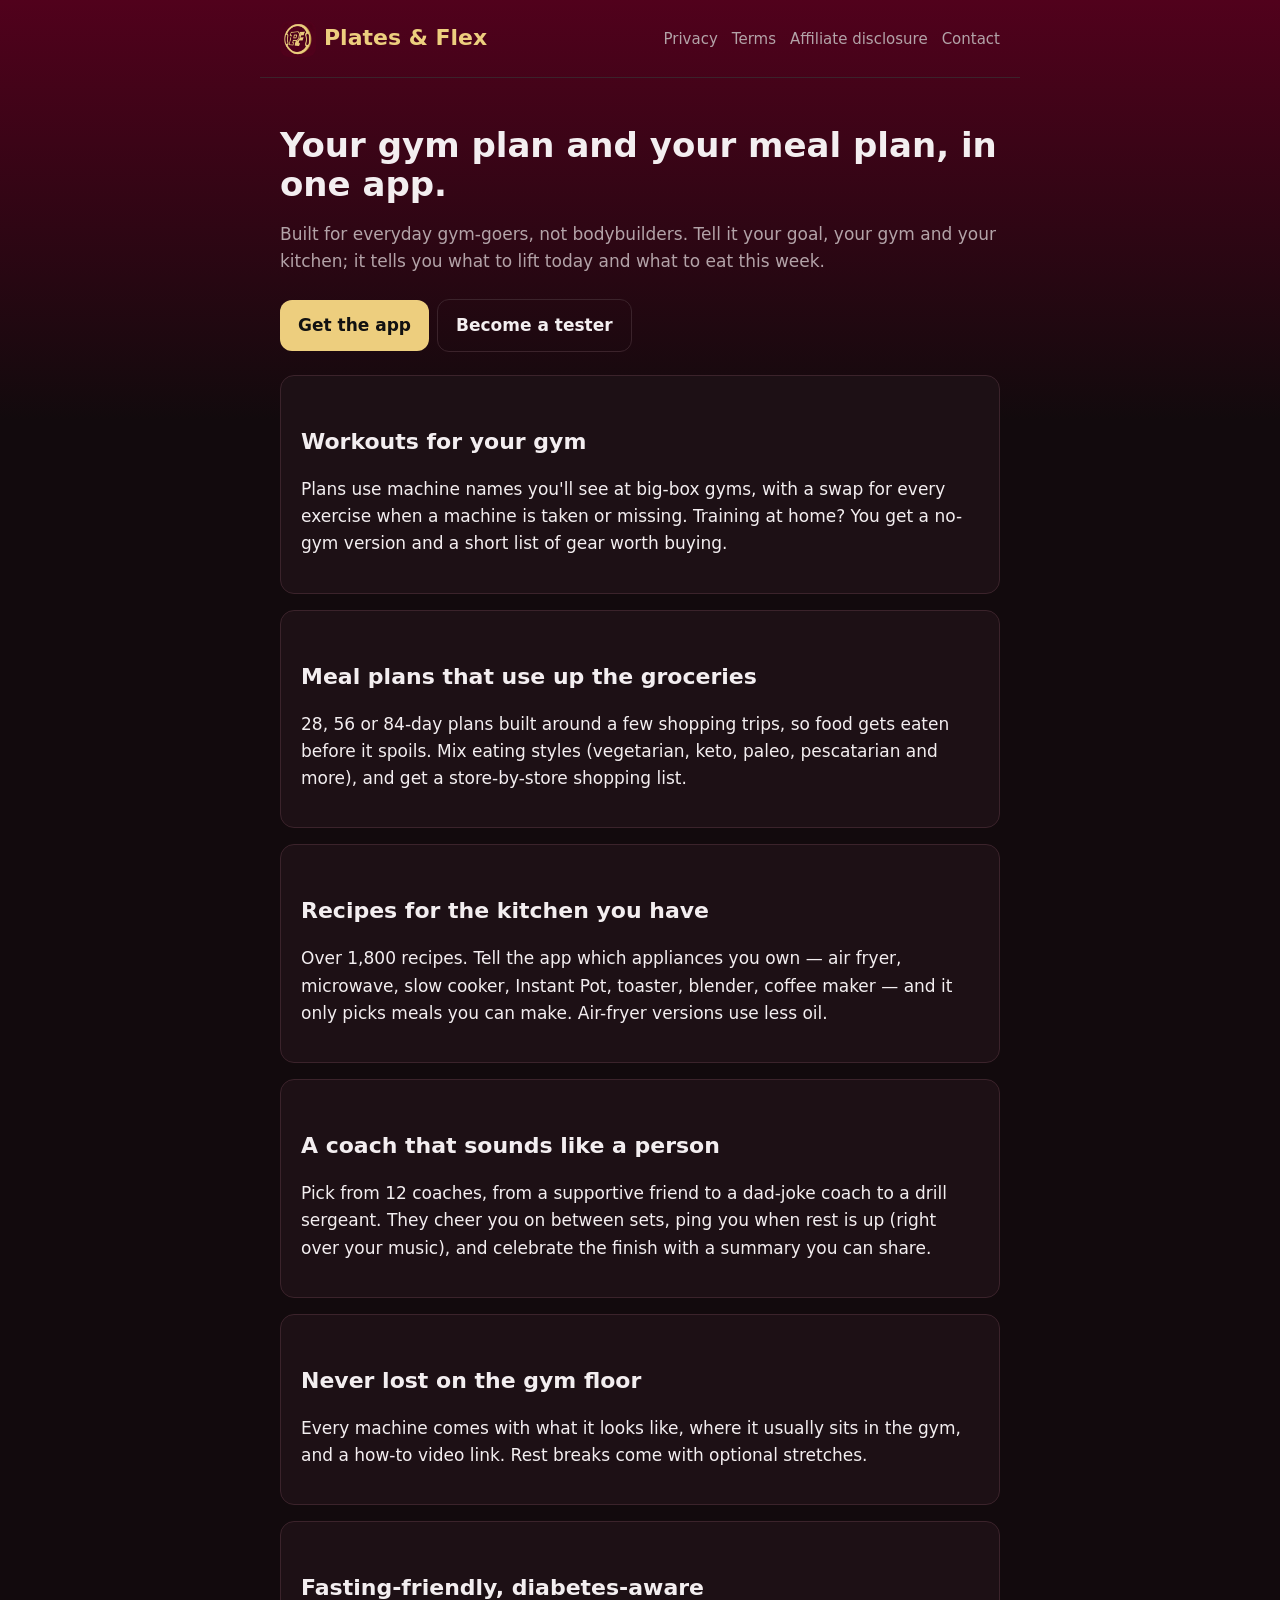
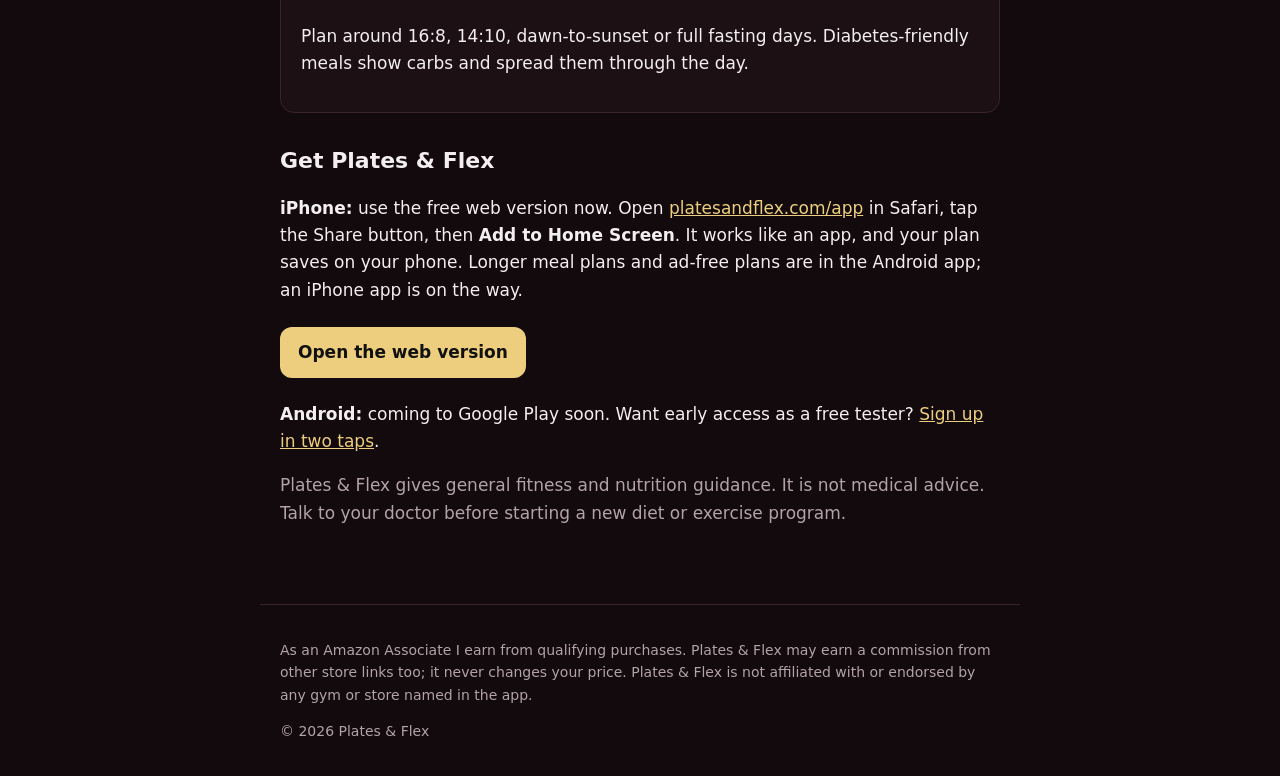
<file: index.html>
<!doctype html><html lang="en"><head>
  <meta name='impact-site-verification' value='c4db37b5-ac3e-4b51-a8a5-836818520a59'><meta charset="utf-8"><meta name="viewport" content="width=device-width,initial-scale=1"><link rel="stylesheet" href="style.css"><link rel="icon" href="logo.png"><title>Plates &amp; Flex — gym plans and meal plans for real people</title><meta name="description" content="A simple gym plan and meal plan for everyday gym-goers. Workouts built for the machines at your gym, meal plans built around one grocery trip, and recipes for the kitchen you actually have."></head><body>
<header><a class="brand" href="index.html"><img src="logo.png" alt="" width="36" height="36" style="vertical-align:middle;border-radius:9px;margin-right:8px">Plates &amp; Flex</a><nav><a href="privacy.html">Privacy</a><a href="terms.html">Terms</a><a href="disclosure.html">Affiliate disclosure</a><a href="contact.html">Contact</a></nav></header><main>
<h1>Your gym plan and your meal plan, in one app.</h1>
<p class="muted">Built for everyday gym-goers, not bodybuilders. Tell it your goal, your gym and your kitchen; it tells you what to lift today and what to eat this week.</p>
<p><a class="btn" href="#get">Get the app</a><a class="btn alt" href="test/">Become a tester</a></p>
<div class="card"><h2>Workouts for your gym</h2><p>Plans use machine names you'll see at big-box gyms, with a swap for every exercise when a machine is taken or missing. Training at home? You get a no-gym version and a short list of gear worth buying.</p></div>
<div class="card"><h2>Meal plans that use up the groceries</h2><p>28, 56 or 84-day plans built around a few shopping trips, so food gets eaten before it spoils. Mix eating styles (vegetarian, keto, paleo, pescatarian and more), and get a store-by-store shopping list.</p></div>
<div class="card"><h2>Recipes for the kitchen you have</h2><p>Over 1,800 recipes. Tell the app which appliances you own — air fryer, microwave, slow cooker, Instant Pot, toaster, blender, coffee maker — and it only picks meals you can make. Air-fryer versions use less oil.</p></div>
<div class="card"><h2>A coach that sounds like a person</h2><p>Pick from 12 coaches, from a supportive friend to a dad-joke coach to a drill sergeant. They cheer you on between sets, ping you when rest is up (right over your music), and celebrate the finish with a summary you can share.</p></div>
<div class="card"><h2>Never lost on the gym floor</h2><p>Every machine comes with what it looks like, where it usually sits in the gym, and a how-to video link. Rest breaks come with optional stretches.</p></div>
<div class="card"><h2>Fasting-friendly, diabetes-aware</h2><p>Plan around 16:8, 14:10, dawn-to-sunset or full fasting days. Diabetes-friendly meals show carbs and spread them through the day.</p></div>
<h2 id="get">Get Plates &amp; Flex</h2>
<p><b>iPhone:</b> use the free web version now. Open <a href="app/">platesandflex.com/app</a> in Safari, tap the Share button, then <b>Add to Home Screen</b>. It works like an app, and your plan saves on your phone. Longer meal plans and ad-free plans are in the Android app; an iPhone app is on the way.</p>
<p><a class="btn" href="app/">Open the web version</a></p>
<p><b>Android:</b> coming to Google Play soon. Want early access as a free tester? <a href="test/">Sign up in two taps</a>.</p>
<p class="muted">Plates &amp; Flex gives general fitness and nutrition guidance. It is not medical advice. Talk to your doctor before starting a new diet or exercise program.</p>
</main><footer><p>As an Amazon Associate I earn from qualifying purchases. Plates &amp; Flex may earn a commission from other store links too; it never changes your price. Plates &amp; Flex is not affiliated with or endorsed by any gym or store named in the app.</p><p>&copy; 2026 Plates &amp; Flex</p></footer></body></html>
</file>
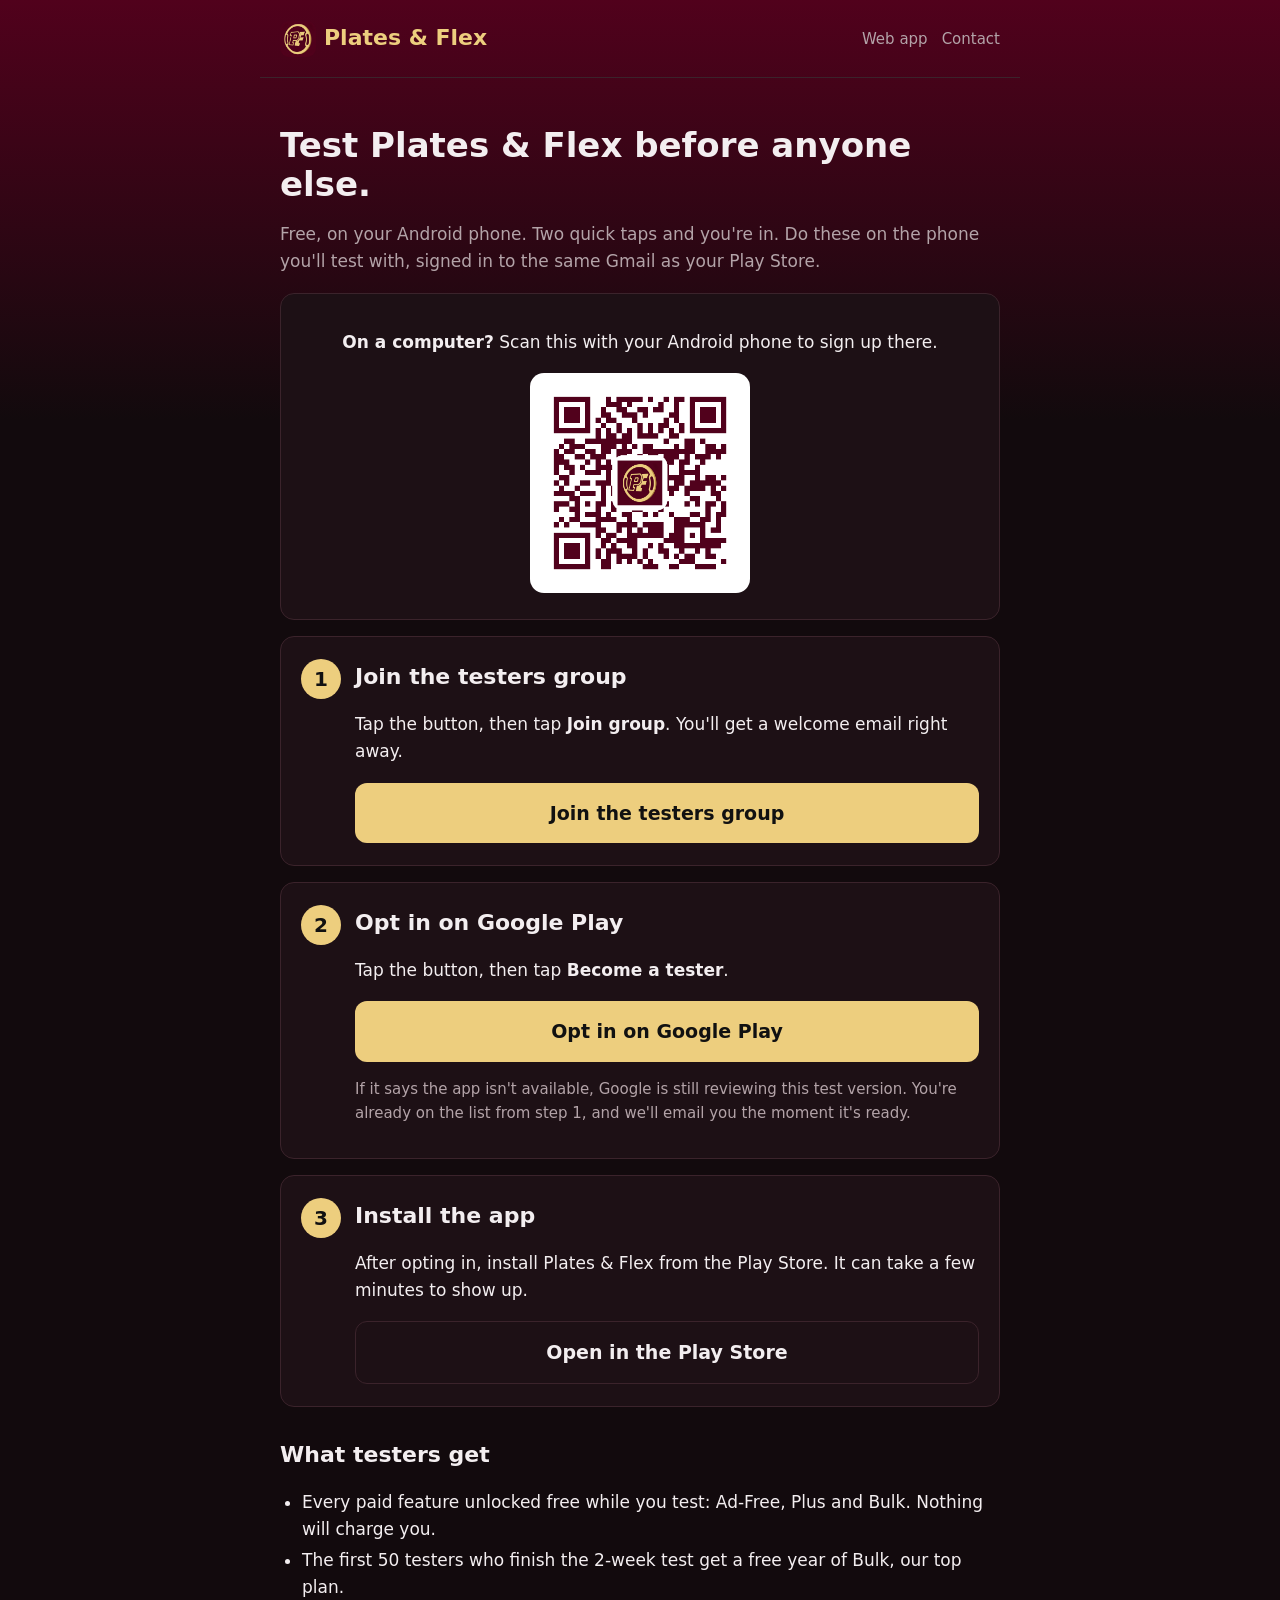
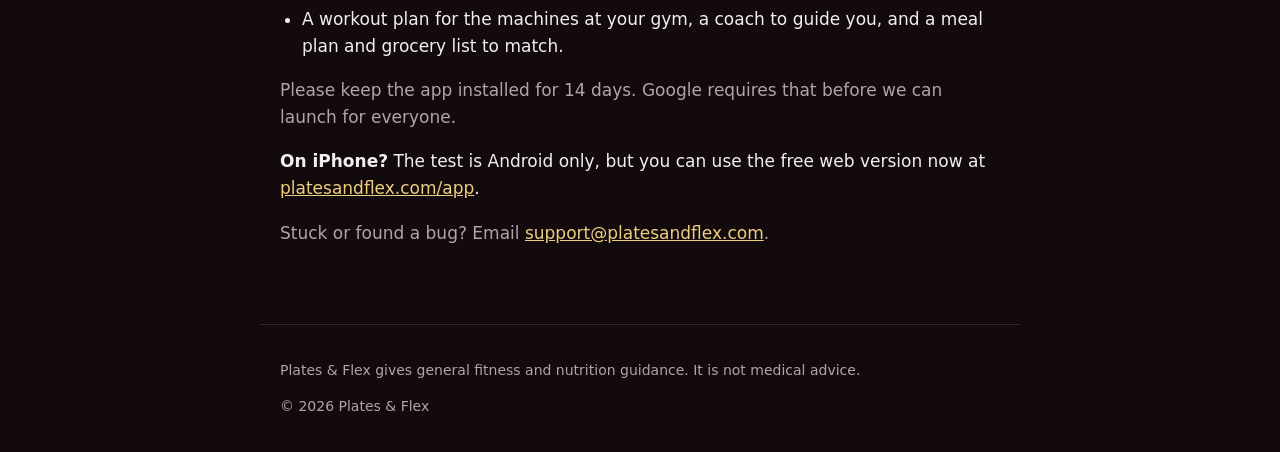
<file: test/index.html>
<!doctype html><html lang="en"><head><meta charset="utf-8"><meta name="viewport" content="width=device-width,initial-scale=1"><link rel="stylesheet" href="../style.css"><link rel="icon" href="../logo.png"><title>Become a tester — Plates &amp; Flex</title><meta name="description" content="Test the Plates & Flex Android app free before anyone else. Two taps to join."><meta property="og:title" content="Test Plates & Flex free on Android"><meta property="og:description" content="Join the testers group, opt in on Google Play, and every paid feature is unlocked free while you test."><meta property="og:image" content="https://platesandflex.com/logo.png">
<style>
.step{display:flex;gap:14px;align-items:flex-start}
.num{flex:0 0 40px;height:40px;border-radius:50%;background:var(--plate);color:#111;font-weight:800;font-size:20px;display:flex;align-items:center;justify-content:center;margin-top:4px}
.step h2{margin:4px 0 6px}
.btn.big{display:block;text-align:center;font-size:19px;padding:15px 18px;margin:12px 0 4px}
.qr{display:none;text-align:center}
.qr img{width:220px;height:220px;border-radius:14px;background:#fff;padding:8px}
@media (min-width:900px){.qr{display:block}}
.perks li{margin:4px 0}
</style></head><body>
<header><a class="brand" href="../index.html"><img src="../logo.png" alt="" width="36" height="36" style="vertical-align:middle;border-radius:9px;margin-right:8px">Plates &amp; Flex</a><nav><a href="../app/">Web app</a><a href="../contact.html">Contact</a></nav></header><main>
<h1>Test Plates &amp; Flex before anyone else.</h1>
<p class="muted">Free, on your Android phone. Two quick taps and you're in. Do these on the phone you'll test with, signed in to the same Gmail as your Play Store.</p>

<div class="card qr"><p><b>On a computer?</b> Scan this with your Android phone to sign up there.</p><img src="qr.png" alt="QR code for platesandflex.com/test"></div>

<div class="card step"><div class="num">1</div><div style="flex:1">
<h2>Join the testers group</h2>
<p>Tap the button, then tap <b>Join group</b>. You'll get a welcome email right away.</p>
<a class="btn big" href="https://groups.google.com/g/platesandflex-testers" target="_blank" rel="noopener">Join the testers group</a>
</div></div>

<div class="card step"><div class="num">2</div><div style="flex:1">
<h2>Opt in on Google Play</h2>
<p>Tap the button, then tap <b>Become a tester</b>.</p>
<a class="btn big" href="https://play.google.com/apps/testing/com.platesandflex.app" target="_blank" rel="noopener">Opt in on Google Play</a>
<p class="muted" style="font-size:15px">If it says the app isn't available, Google is still reviewing this test version. You're already on the list from step 1, and we'll email you the moment it's ready.</p>
</div></div>

<div class="card step"><div class="num">3</div><div style="flex:1">
<h2>Install the app</h2>
<p>After opting in, install Plates &amp; Flex from the Play Store. It can take a few minutes to show up.</p>
<a class="btn big alt" href="https://play.google.com/store/apps/details?id=com.platesandflex.app" target="_blank" rel="noopener">Open in the Play Store</a>
</div></div>

<h2>What testers get</h2>
<ul class="perks">
<li>Every paid feature unlocked free while you test: Ad-Free, Plus and Bulk. Nothing will charge you.</li>
<li>The first 50 testers who finish the 2-week test get a free year of Bulk, our top plan.</li>
<li>A workout plan for the machines at your gym, a coach to guide you, and a meal plan and grocery list to match.</li>
</ul>
<p class="muted">Please keep the app installed for 14 days. Google requires that before we can launch for everyone.</p>

<p><b>On iPhone?</b> The test is Android only, but you can use the free web version now at <a href="../app/">platesandflex.com/app</a>.</p>
<p class="muted">Stuck or found a bug? Email <a href="mailto:support@platesandflex.com">support@platesandflex.com</a>.</p>
</main><footer><p>Plates &amp; Flex gives general fitness and nutrition guidance. It is not medical advice.</p><p>&copy; 2026 Plates &amp; Flex</p></footer></body></html>
</file>
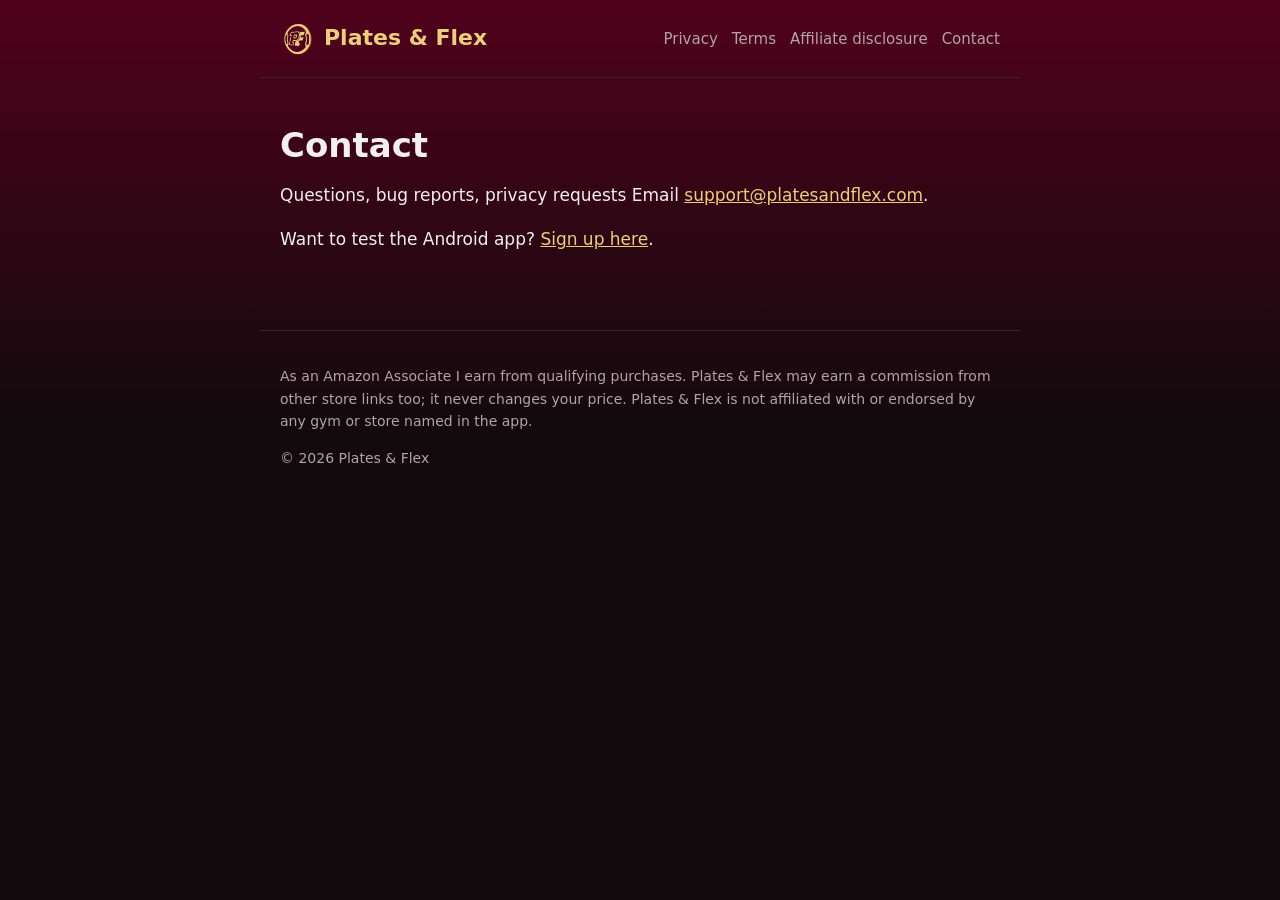
<file: contact.html>
<!doctype html><html lang="en"><head><meta charset="utf-8"><meta name="viewport" content="width=device-width,initial-scale=1"><link rel="stylesheet" href="style.css"><link rel="icon" href="logo.png"><title>Contact — Plates &amp; Flex</title></head><body><header><a class="brand" href="index.html"><img src="logo.png" alt="" width="36" height="36" style="vertical-align:middle;border-radius:9px;margin-right:8px">Plates &amp; Flex</a><nav><a href="privacy.html">Privacy</a><a href="terms.html">Terms</a><a href="disclosure.html">Affiliate disclosure</a><a href="contact.html">Contact</a></nav></header><main>
<h1>Contact</h1>
<p>Questions, bug reports, privacy requests Email <a href="mailto:support@platesandflex.com">support@platesandflex.com</a>.</p>
<p>Want to test the Android app? <a href="test/">Sign up here</a>.</p>
</main><footer><p>As an Amazon Associate I earn from qualifying purchases. Plates &amp; Flex may earn a commission from other store links too; it never changes your price. Plates &amp; Flex is not affiliated with or endorsed by any gym or store named in the app.</p><p>&copy; 2026 Plates &amp; Flex</p></footer></body></html>
</file>
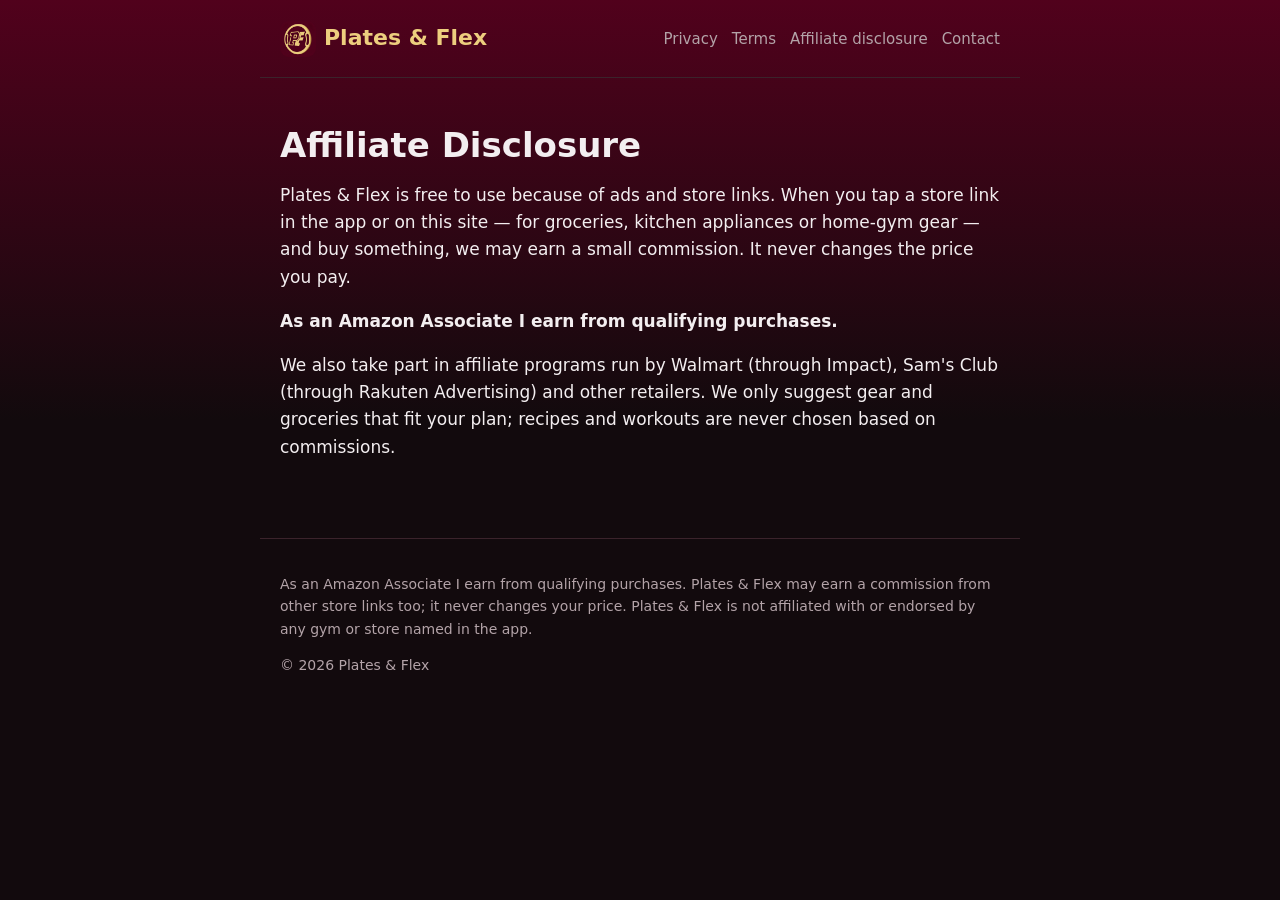
<file: disclosure.html>
<!doctype html><html lang="en"><head><meta charset="utf-8"><meta name="viewport" content="width=device-width,initial-scale=1"><link rel="stylesheet" href="style.css"><link rel="icon" href="logo.png"><title>Affiliate Disclosure — Plates &amp; Flex</title></head><body><header><a class="brand" href="index.html"><img src="logo.png" alt="" width="36" height="36" style="vertical-align:middle;border-radius:9px;margin-right:8px">Plates &amp; Flex</a><nav><a href="privacy.html">Privacy</a><a href="terms.html">Terms</a><a href="disclosure.html">Affiliate disclosure</a><a href="contact.html">Contact</a></nav></header><main>
<h1>Affiliate Disclosure</h1>
<p>Plates &amp; Flex is free to use because of ads and store links. When you tap a store link in the app or on this site — for groceries, kitchen appliances or home-gym gear — and buy something, we may earn a small commission. It never changes the price you pay.</p>
<p><strong>As an Amazon Associate I earn from qualifying purchases.</strong></p>
<p>We also take part in affiliate programs run by Walmart (through Impact), Sam's Club (through Rakuten Advertising) and other retailers. We only suggest gear and groceries that fit your plan; recipes and workouts are never chosen based on commissions.</p>
</main><footer><p>As an Amazon Associate I earn from qualifying purchases. Plates &amp; Flex may earn a commission from other store links too; it never changes your price. Plates &amp; Flex is not affiliated with or endorsed by any gym or store named in the app.</p><p>&copy; 2026 Plates &amp; Flex</p></footer></body></html>
</file>
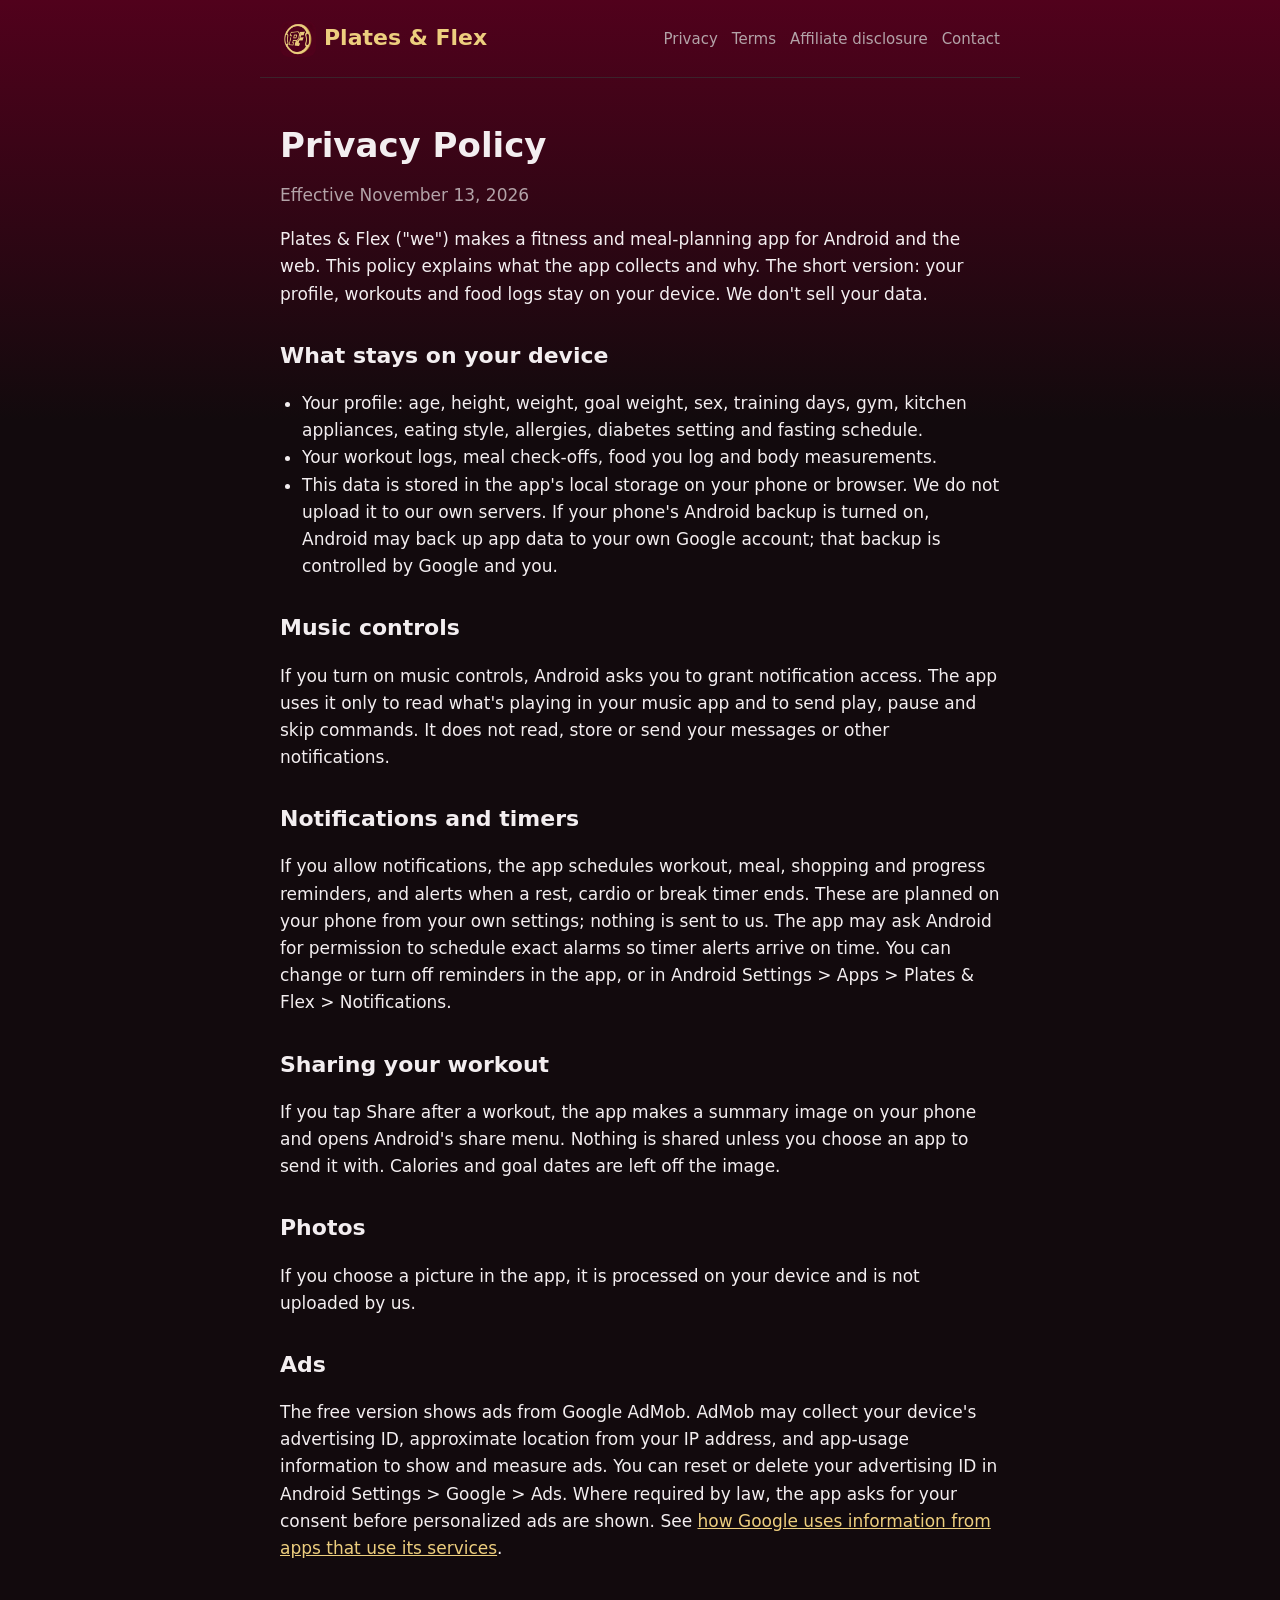
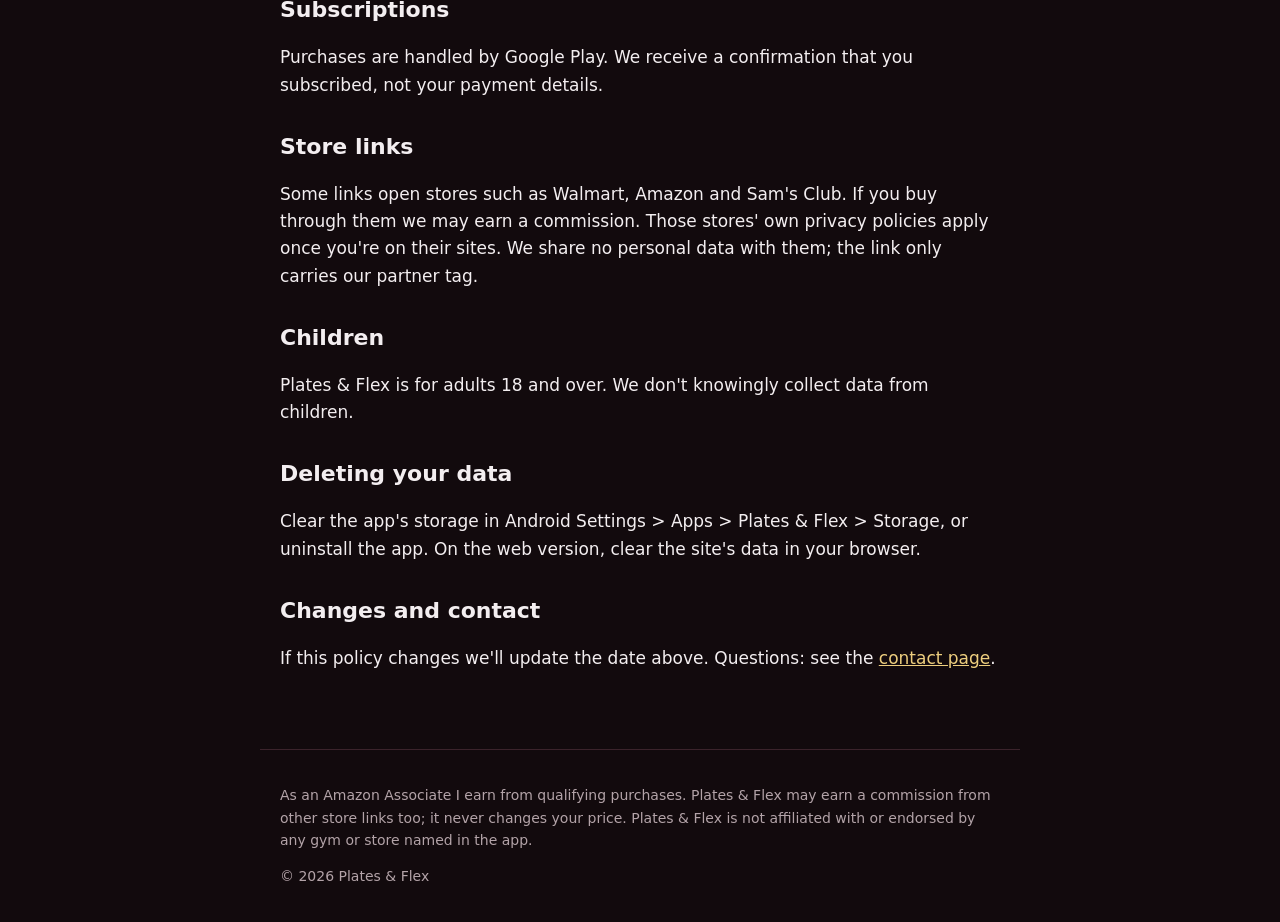
<file: privacy.html>
<!doctype html><html lang="en"><head><meta charset="utf-8"><meta name="viewport" content="width=device-width,initial-scale=1"><link rel="stylesheet" href="style.css"><link rel="icon" href="logo.png"><title>Privacy Policy — Plates &amp; Flex</title></head><body><header><a class="brand" href="index.html"><img src="logo.png" alt="" width="36" height="36" style="vertical-align:middle;border-radius:9px;margin-right:8px">Plates &amp; Flex</a><nav><a href="privacy.html">Privacy</a><a href="terms.html">Terms</a><a href="disclosure.html">Affiliate disclosure</a><a href="contact.html">Contact</a></nav></header><main>
<h1>Privacy Policy</h1><p class="muted">Effective November 13, 2026</p>
<p>Plates &amp; Flex ("we") makes a fitness and meal-planning app for Android and the web. This policy explains what the app collects and why. The short version: your profile, workouts and food logs stay on your device. We don't sell your data.</p>
<h2>What stays on your device</h2>
<ul><li>Your profile: age, height, weight, goal weight, sex, training days, gym, kitchen appliances, eating style, allergies, diabetes setting and fasting schedule.</li>
<li>Your workout logs, meal check-offs, food you log and body measurements.</li>
<li>This data is stored in the app's local storage on your phone or browser. We do not upload it to our own servers. If your phone's Android backup is turned on, Android may back up app data to your own Google account; that backup is controlled by Google and you.</li></ul>
<h2>Music controls</h2><p>If you turn on music controls, Android asks you to grant notification access. The app uses it only to read what's playing in your music app and to send play, pause and skip commands. It does not read, store or send your messages or other notifications.</p>
<h2>Notifications and timers</h2><p>If you allow notifications, the app schedules workout, meal, shopping and progress reminders, and alerts when a rest, cardio or break timer ends. These are planned on your phone from your own settings; nothing is sent to us. The app may ask Android for permission to schedule exact alarms so timer alerts arrive on time. You can change or turn off reminders in the app, or in Android Settings &gt; Apps &gt; Plates &amp; Flex &gt; Notifications.</p>
<h2>Sharing your workout</h2><p>If you tap Share after a workout, the app makes a summary image on your phone and opens Android's share menu. Nothing is shared unless you choose an app to send it with. Calories and goal dates are left off the image.</p>
<h2>Photos</h2><p>If you choose a picture in the app, it is processed on your device and is not uploaded by us.</p>
<h2>Ads</h2><p>The free version shows ads from Google AdMob. AdMob may collect your device's advertising ID, approximate location from your IP address, and app-usage information to show and measure ads. You can reset or delete your advertising ID in Android Settings &gt; Google &gt; Ads. Where required by law, the app asks for your consent before personalized ads are shown. See <a href="https://policies.google.com/technologies/partner-sites">how Google uses information from apps that use its services</a>.</p>
<h2>Subscriptions</h2><p>Purchases are handled by Google Play. We receive a confirmation that you subscribed, not your payment details.</p>
<h2>Store links</h2><p>Some links open stores such as Walmart, Amazon and Sam's Club. If you buy through them we may earn a commission. Those stores' own privacy policies apply once you're on their sites. We share no personal data with them; the link only carries our partner tag.</p>
<h2>Children</h2><p>Plates &amp; Flex is for adults 18 and over. We don't knowingly collect data from children.</p>
<h2>Deleting your data</h2><p>Clear the app's storage in Android Settings &gt; Apps &gt; Plates &amp; Flex &gt; Storage, or uninstall the app. On the web version, clear the site's data in your browser.</p>
<h2>Changes and contact</h2><p>If this policy changes we'll update the date above. Questions: see the <a href="contact.html">contact page</a>.</p>
</main><footer><p>As an Amazon Associate I earn from qualifying purchases. Plates &amp; Flex may earn a commission from other store links too; it never changes your price. Plates &amp; Flex is not affiliated with or endorsed by any gym or store named in the app.</p><p>&copy; 2026 Plates &amp; Flex</p></footer></body></html>
</file>
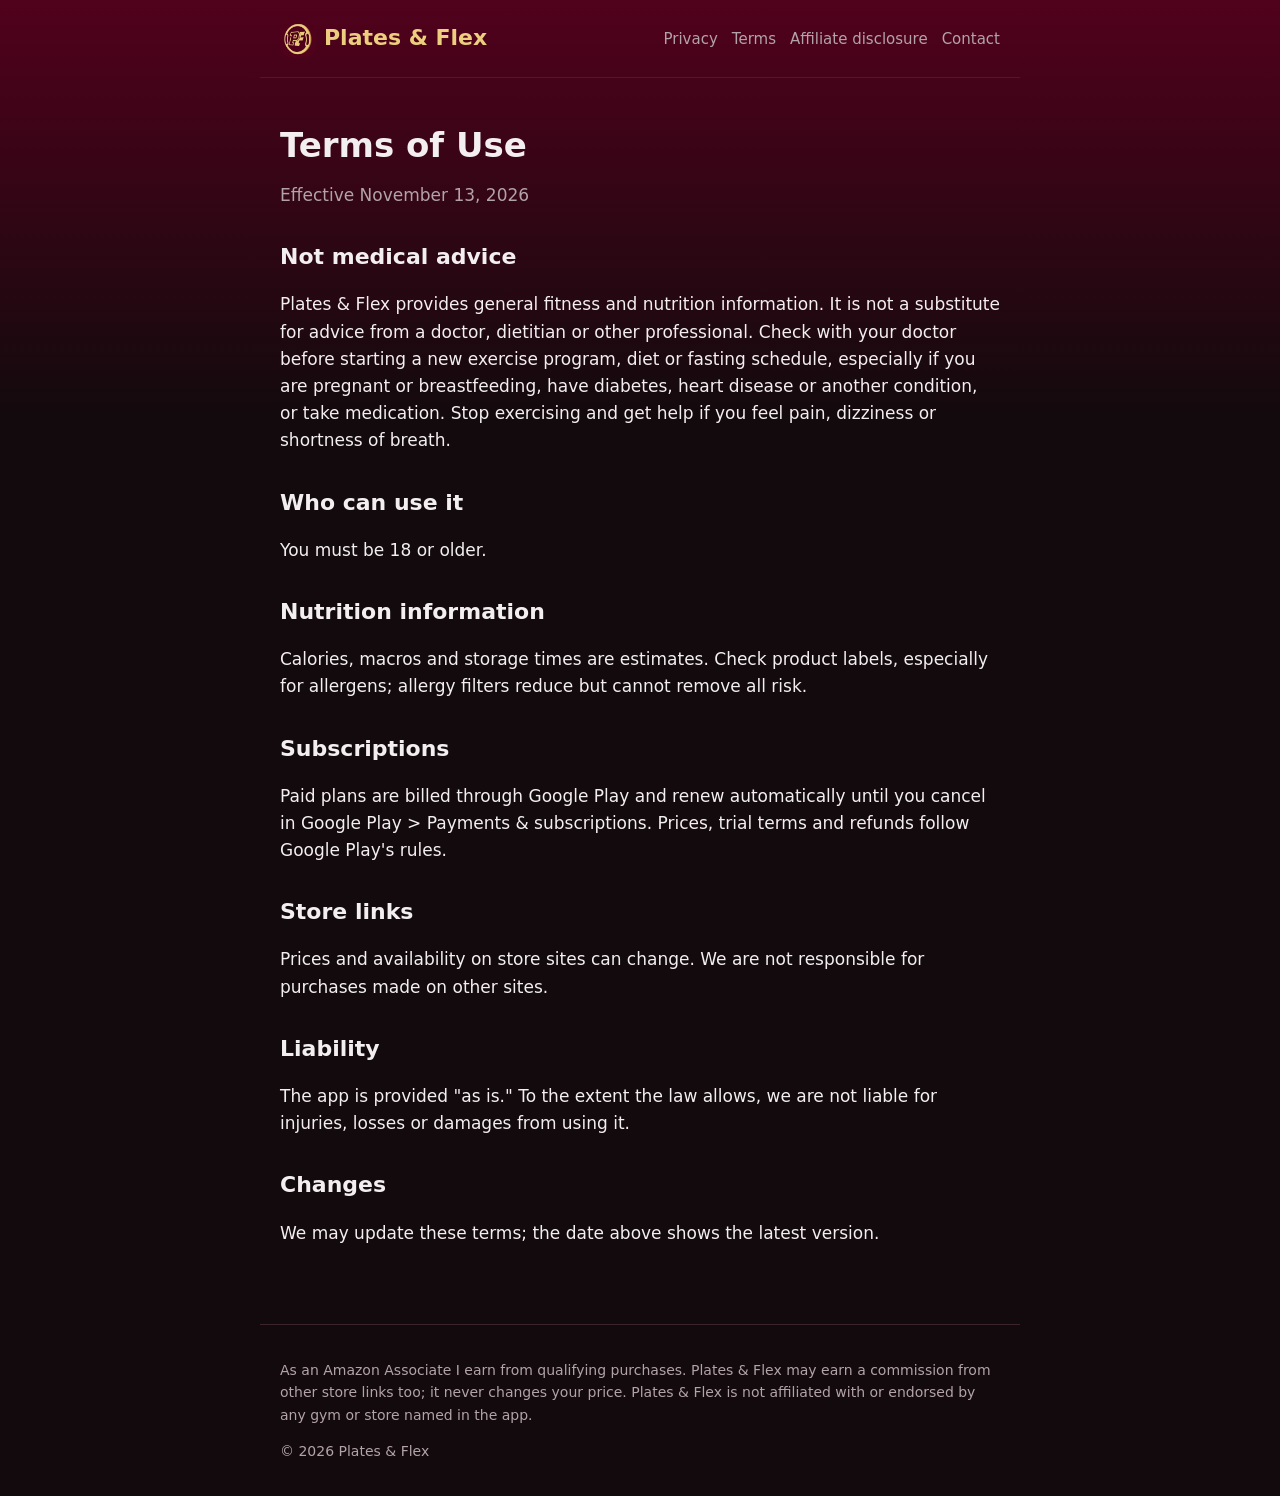
<file: terms.html>
<!doctype html><html lang="en"><head><meta charset="utf-8"><meta name="viewport" content="width=device-width,initial-scale=1"><link rel="stylesheet" href="style.css"><link rel="icon" href="logo.png"><title>Terms of Use — Plates &amp; Flex</title></head><body><header><a class="brand" href="index.html"><img src="logo.png" alt="" width="36" height="36" style="vertical-align:middle;border-radius:9px;margin-right:8px">Plates &amp; Flex</a><nav><a href="privacy.html">Privacy</a><a href="terms.html">Terms</a><a href="disclosure.html">Affiliate disclosure</a><a href="contact.html">Contact</a></nav></header><main>
<h1>Terms of Use</h1><p class="muted">Effective November 13, 2026</p>
<h2>Not medical advice</h2><p>Plates &amp; Flex provides general fitness and nutrition information. It is not a substitute for advice from a doctor, dietitian or other professional. Check with your doctor before starting a new exercise program, diet or fasting schedule, especially if you are pregnant or breastfeeding, have diabetes, heart disease or another condition, or take medication. Stop exercising and get help if you feel pain, dizziness or shortness of breath.</p>
<h2>Who can use it</h2><p>You must be 18 or older.</p>
<h2>Nutrition information</h2><p>Calories, macros and storage times are estimates. Check product labels, especially for allergens; allergy filters reduce but cannot remove all risk.</p>
<h2>Subscriptions</h2><p>Paid plans are billed through Google Play and renew automatically until you cancel in Google Play &gt; Payments &amp; subscriptions. Prices, trial terms and refunds follow Google Play's rules.</p>
<h2>Store links</h2><p>Prices and availability on store sites can change. We are not responsible for purchases made on other sites.</p>
<h2>Liability</h2><p>The app is provided "as is." To the extent the law allows, we are not liable for injuries, losses or damages from using it.</p>
<h2>Changes</h2><p>We may update these terms; the date above shows the latest version.</p>
</main><footer><p>As an Amazon Associate I earn from qualifying purchases. Plates &amp; Flex may earn a commission from other store links too; it never changes your price. Plates &amp; Flex is not affiliated with or endorsed by any gym or store named in the app.</p><p>&copy; 2026 Plates &amp; Flex</p></footer></body></html>
</file>
<file: style.css>
:root{--bg:#120a0d;--panel:#1d1015;--ink:#f3eef0;--muted:#b3a3a8;--plate:#edce7e;--line:#3b232b}
*{box-sizing:border-box}body{margin:0;background:linear-gradient(180deg,#51011c 0,var(--bg) 420px) no-repeat,var(--bg);color:var(--ink);font:17px/1.6 system-ui,-apple-system,Segoe UI,Roboto,sans-serif}
header,main,footer{max-width:760px;margin:0 auto;padding:20px}
header{display:flex;justify-content:space-between;align-items:center;gap:12px;flex-wrap:wrap;border-bottom:1px solid var(--line)}
header a.brand{color:var(--plate);font-weight:800;font-size:22px;text-decoration:none}
nav a{color:var(--muted);margin-left:14px;text-decoration:none;font-size:15px}nav a:hover{color:var(--ink)}
h1{font-size:34px;line-height:1.15;margin:28px 0 10px}h2{font-size:22px;margin:30px 0 8px}
a{color:var(--plate)}.muted{color:var(--muted)}
.card{background:var(--panel);border:1px solid var(--line);border-radius:14px;padding:18px 20px;margin:16px 0}
.btn{display:inline-block;background:var(--plate);color:#111;font-weight:700;padding:12px 18px;border-radius:12px;text-decoration:none;margin:6px 8px 6px 0}
.btn.alt{background:transparent;color:var(--ink);border:1px solid var(--line)}
ul{padding-left:22px}footer{color:var(--muted);font-size:14px;border-top:1px solid var(--line);margin-top:40px}
</file>
